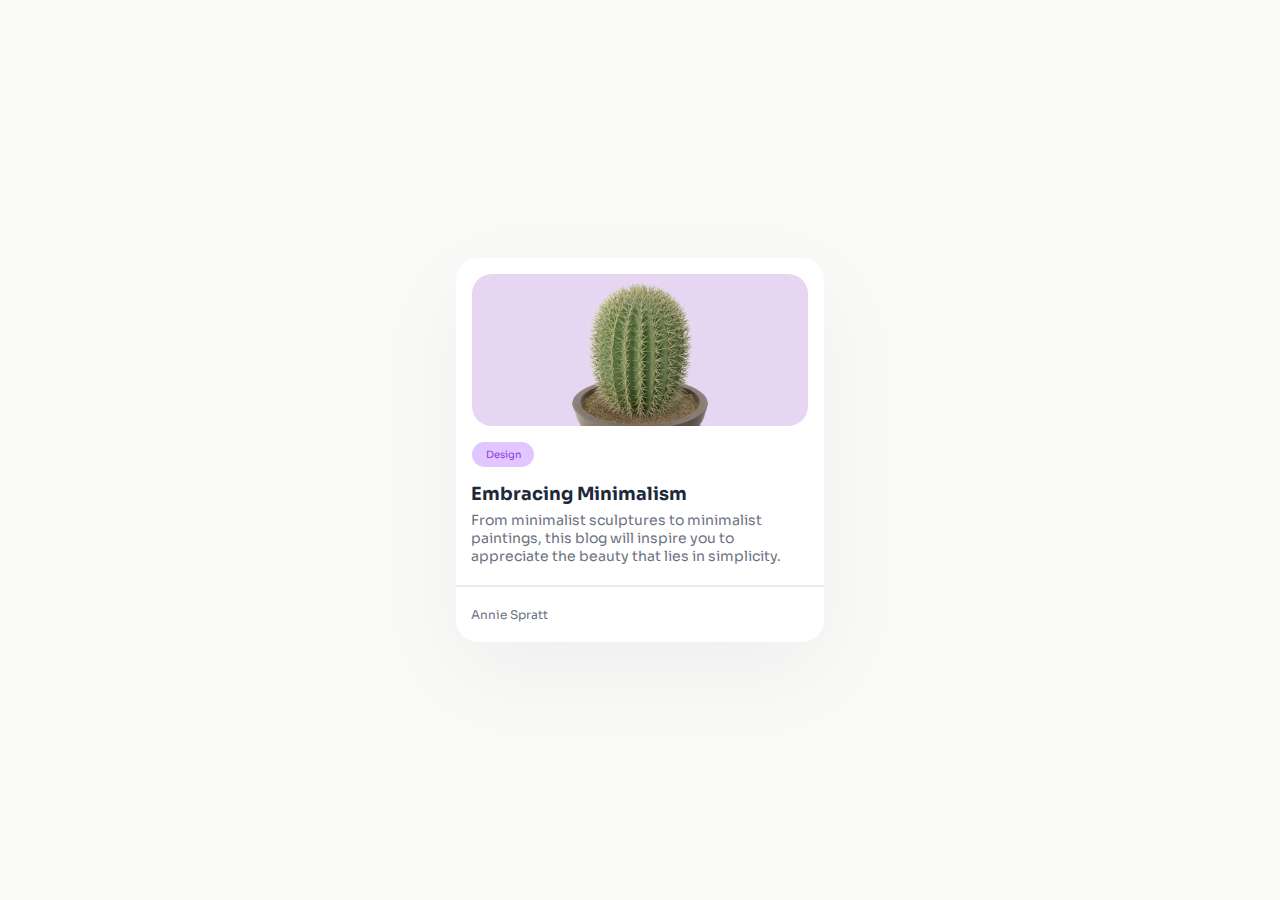
<file: Minimal Blog Card/index.html>
<!DOCTYPE html>
<html lang="en">
<head>
    <meta charset="UTF-8">
    <meta name="viewport" content="width=device-width, initial-scale=1.0">
    <title>Document</title>
    <link rel="stylesheet" href="style.css">
</head>
<body>
    <div class="card">
        <div class="image">
        </div>
        
        <div class="info">
            <!-- <a href="#" class="design-tag">Design</a> -->
            <div class="design-tag">
                <p>Design</p>
            </div>
            <h3>Embracing Minimalism</h3>
            <p class="small-txt">From minimalist sculptures to minimalist paintings, this blog will inspire you to appreciate the beauty that lies in simplicity.</p>
        </div>

        <div class="name">
            <p>Annie Spratt</p>
        </div>
    </div>
</body>
</html>
</file>
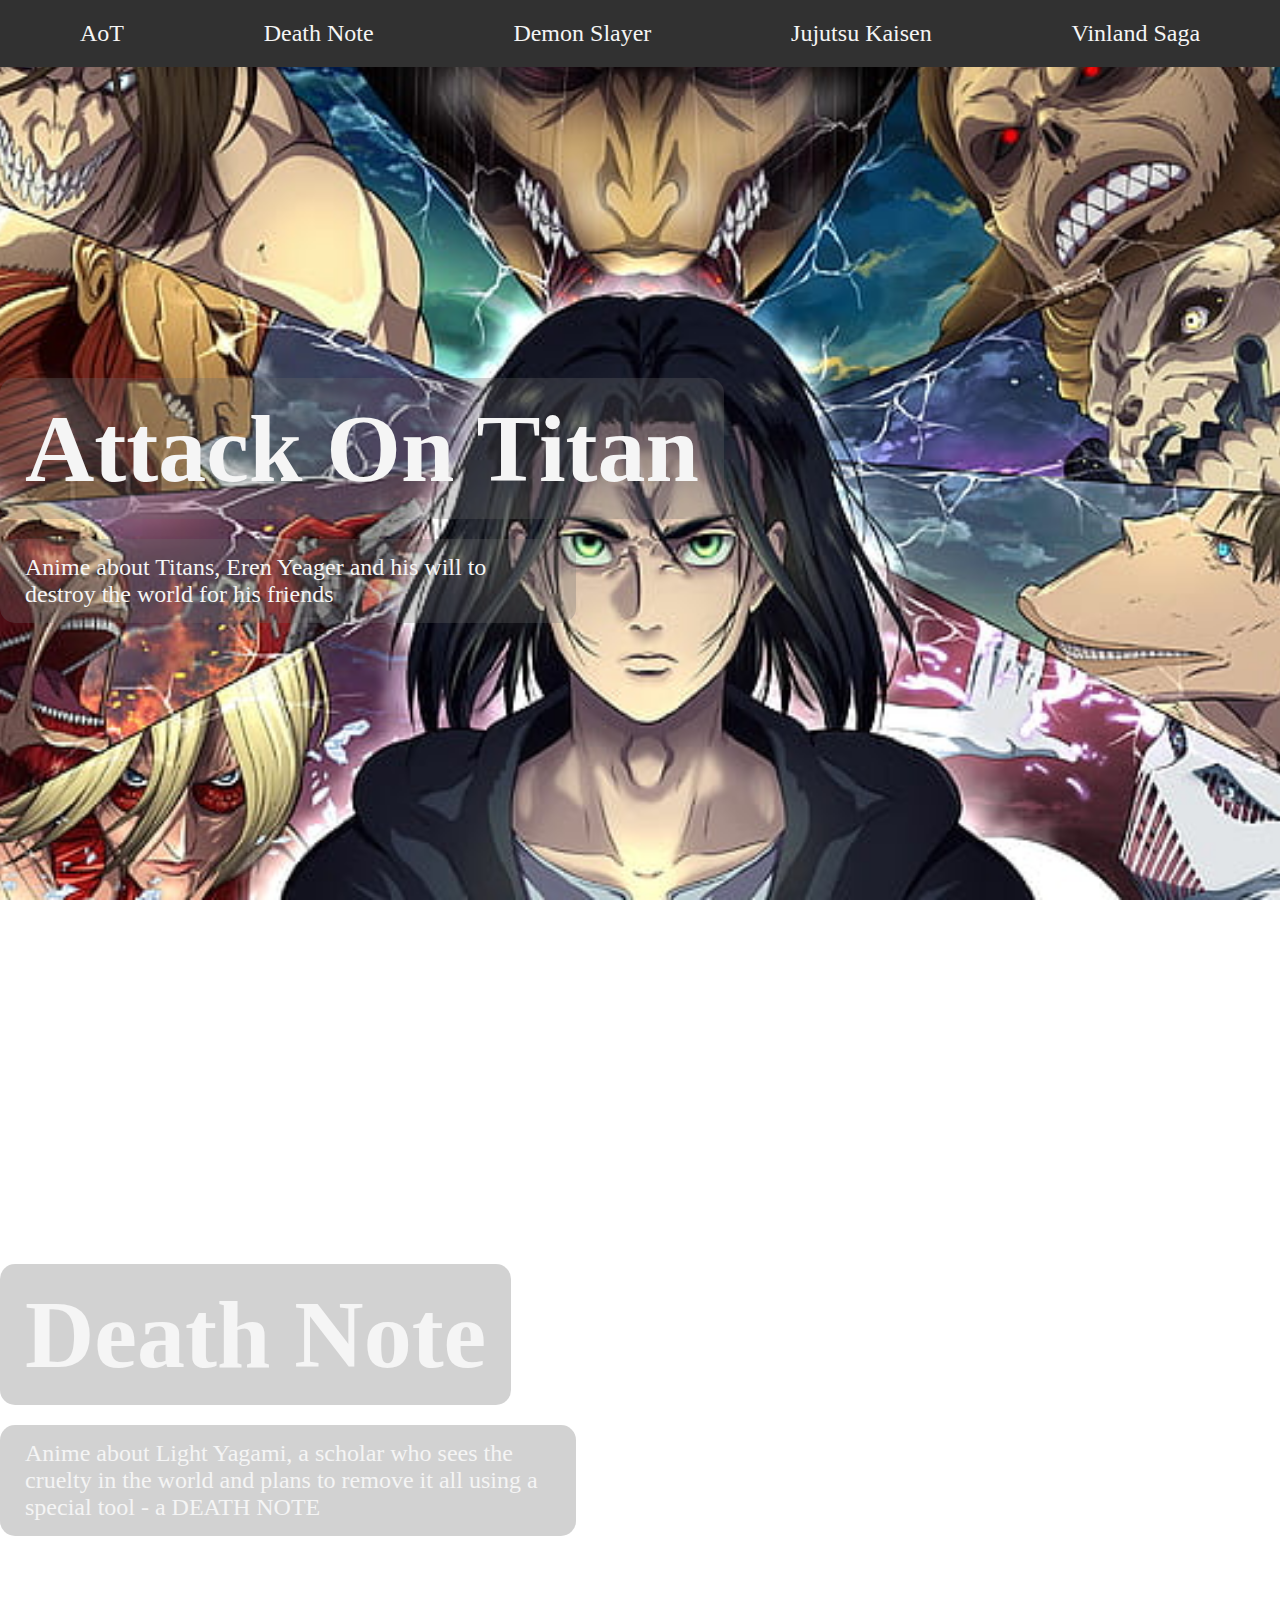
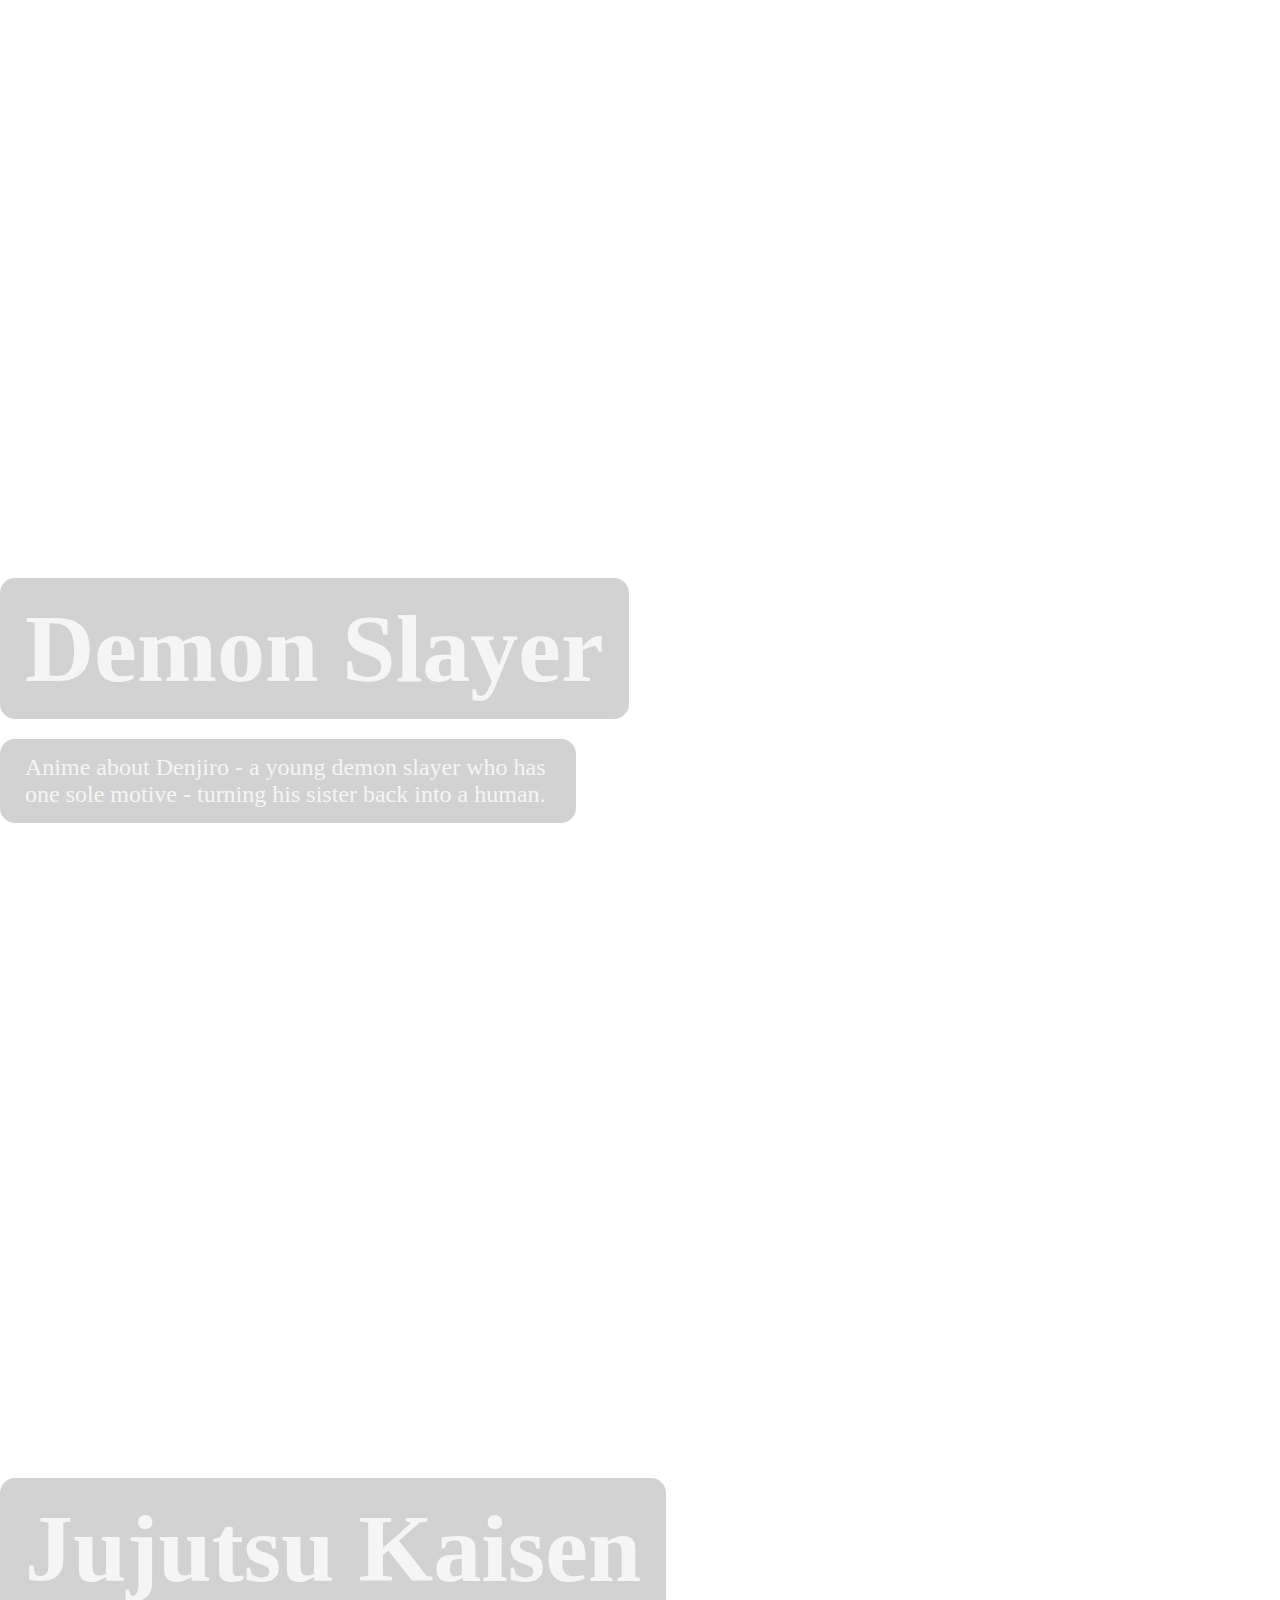
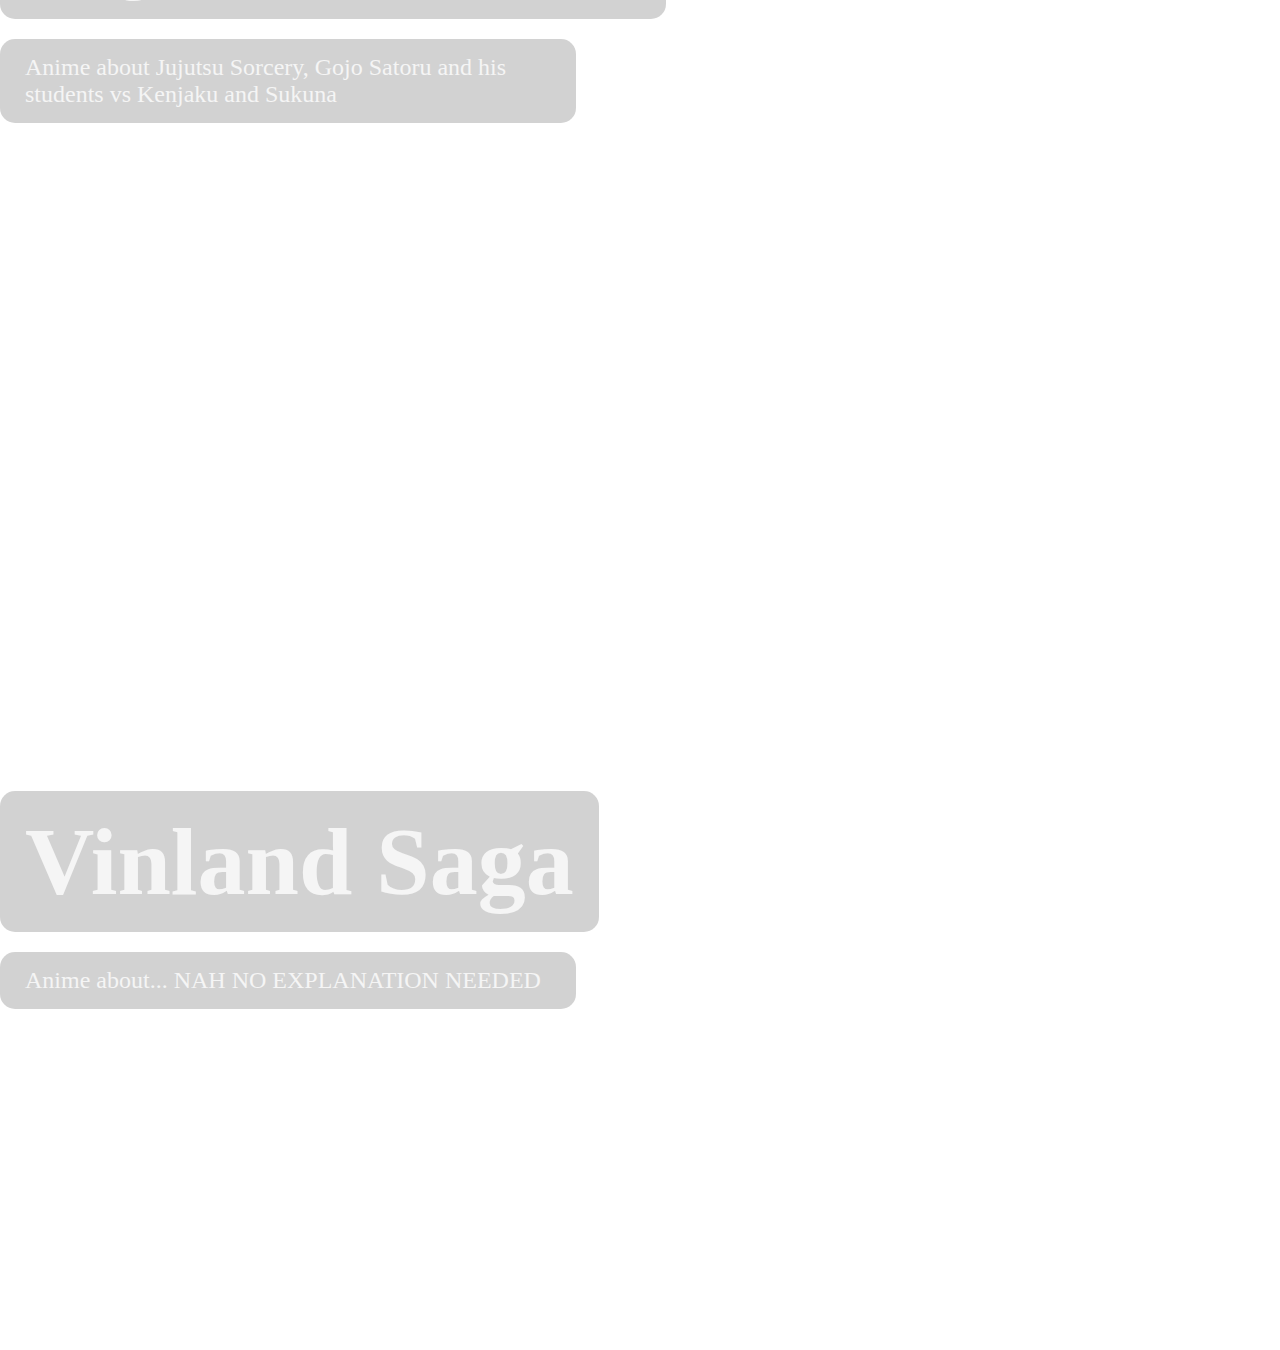
<file: Parallax/index.html>
<!DOCTYPE html>
<html lang="en">
<head>
    <meta charset="UTF-8">
    <meta name="viewport" content="width=device-width, initial-scale=1.0">
    <title>Parallax Practice</title>
    <link rel="stylesheet" href="style.css">
</head>
<body>
    <header>
        <nav>
            <ul>
                <li><a href="#AoT">AoT</a></li>
                <li><a href="#Death-Note">Death Note</a></li>
                <li><a href="#Demon-Slayer">Demon Slayer</a></li>
                <li><a href="#JJK">Jujutsu Kaisen</a></li>
                <li><a href="#Vinland-Saga">Vinland Saga</a></li>
            </ul>
        </nav>
    </header>
    <main>
        <div class="container">
            <div class="movie movie-1" id="AoT">
                <div class="container-heading">
                    <h1>Attack On Titan</h1>
                </div>
    
                <div class="container-desc">
                    <p>Anime about Titans, Eren Yeager and his will to destroy the world for his friends</p>
                </div>
            </div>

            <div class="movie movie-2" id="Death-Note">
                <div class="container-heading">
                    <h1>Death Note</h1>
                </div>
    
                <div class="container-desc">
                    <p>Anime about Light Yagami, a scholar who sees the cruelty in the world and plans to remove it all using a special tool - a DEATH NOTE</p>
                </div>
            </div>

            <div class="movie movie-3" id="Demon-Slayer">
                <div class="container-heading">
                    <h1>Demon Slayer</h1>
                </div>
    
                <div class="container-desc">
                    <p>Anime about Denjiro - a young demon slayer who has one sole motive - turning his sister back into a human.</p>
                </div>
            </div>

            <div class="movie movie-4" id="JJK">
                <div class="container-heading">
                    <h1>Jujutsu Kaisen</h1>
                </div>
    
                <div class="container-desc">
                    <p>Anime about Jujutsu Sorcery, Gojo Satoru and his students vs Kenjaku and Sukuna</p>
                </div>
            </div>

            <div class="movie movie-5" id="Vinland-Saga">
                <div class="container-heading">
                    <h1>Vinland Saga</h1>
                </div>
    
                <div class="container-desc">
                    <p>Anime about... NAH NO EXPLANATION NEEDED</p>
                </div>
            </div>
        </div>
    </main>
</body>
</html>
</file>
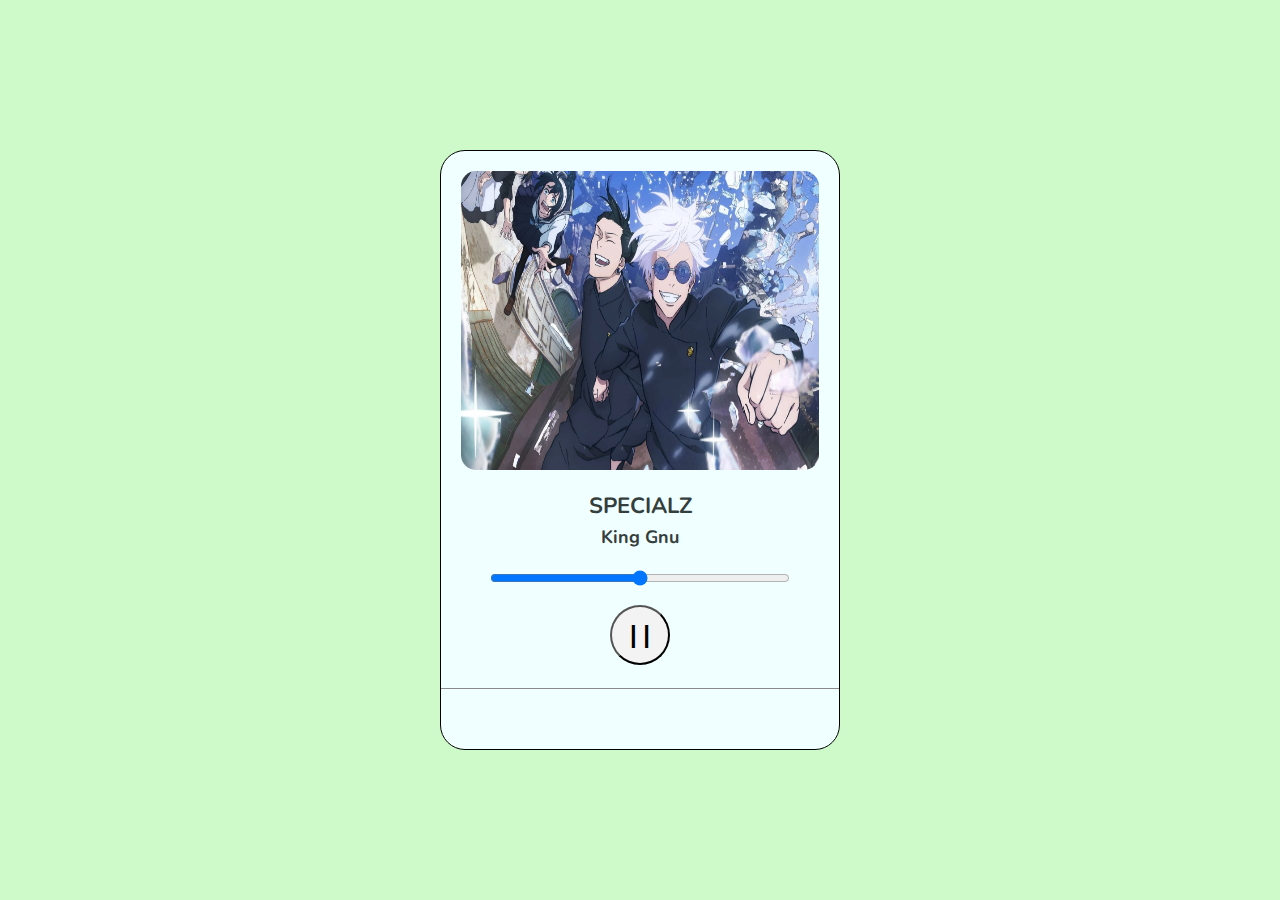
<file: Spotify Card/index.html>
<!DOCTYPE html>
<html lang="en">
<head>
    <meta charset="UTF-8">
    <meta name="viewport" content="width=device-width, initial-scale=1.0">
    <title>Spotify Card UI</title>
    <link rel="stylesheet" href="style.css">
</head>
<body>
    <div class="card">
        <div class="card-image">
            <img src="jjk-2.png" alt="">
        </div>

        <div class="card-title">
            <h3>SPECIALZ</h3>
            <H5>King Gnu</H5>
        </div>

        <div class="card-controls">
            <div class="card-duration">
                <input type="range">
            </div>

            <div class="card-pause">
                <button>| |</button>
            </div>
        </div>
    </div>
</body>
</html>
</file>
<file: Minimal Blog Card/style.css>
@import url('https://fonts.googleapis.com/css2?family=Sora:wght@100..800&display=swap');

* {
    margin: 0;
    padding: 0;
    box-sizing: border-box;
  }
  
  :root {
    --background-light: #FAFAF9;
    --background-dark: #20293A;
    --text-light: #20293A;
    --text-dark: #FAFAF9;
  }

  body{
    background-color: #FAFAF9;
    display: flex;
    align-items: center;
    justify-content: center;
    height: 100vh;
    font-family: "Sora", sans-serif;
  }
  
.card{
    background-color: #FFF;
    border-radius: 22px;
    width: 368px;
    height: auto;
    margin: 20px 35%;
    box-shadow: 0 30px 100px 0 rgba(17, 23, 41, 0.05);
}

.image{
    background-color: #E6D6FC;
    border-radius: 12px;
    margin: 15px;
    height: 152px;
    border-radius: 20px;
    background-image: url("cactus.png");
    background-position: 50% 20%;
    background-repeat: no-repeat;
    background-size: cover;
    margin: 16px 16px 16px 16px;
}

.design-tag{
    background-color: #e2c6ff;
    color: #883AE1;
    /* padding: 5px 15px; */
    margin: 16px;
    width: 62px;
    border-radius: 30px;
    display: flex;
    justify-content: center;
}

.design-tag p{
    color: #883AE1;
    font-size: 10px;
    padding: 6px;
} 

.info{
    margin: 15px 0 10px 0;
    height: 40%;
    border-bottom: 2px solid #E5EAF0;
}

.info h3{
    padding-left: 15px;
    font-size: 18px;
    color: #20293A;
    margin-bottom: 6px;
}

.info .small-txt{
    padding-left: 15px;
    padding-right: 24px;
    text-align: left;
    margin-bottom: 20px;
    font-size: 14px;
    color: #6C727F;
}

.name{
    font-size: 12px;
    margin-left: 15px;
    margin-bottom: 20px;
    margin-top: 20px;
    color: #6C727F;
    display: flex;
    align-items: center;
}

/*----------------------Dark Mode------------------------*/
@media (prefers-color-scheme: dark) {
    body {
      background-color: var(--background-dark);
      color: var(--text-dark);
    }
  
    .card {
      background-color: #2e3a4f;
      color: #FAFAF9;
      box-shadow: 4px 4px 15px #edede978;
    }

    .image{
        background-image: url("cactus-dark.png");
        background-position: 10% 40%;
    }

    .info h3{
        color:#FAFAF9;
    }

    .design-tag{
        background-color: var(--background-dark);
    }

    .design-tag p{
        color:#FAFAF9;
    }
}
</file>
<file: Parallax/style.css>
* {
  box-sizing: border-box;
  margin: 0;
  padding: 0;
  scroll-behavior: smooth;
}

body {
  background-color: rgb(255, 255, 255);
}

/*----------------NAVBAR------------------ */
nav{
    z-index: 1;
    position: fixed;
    width: 100%;
    background-color: #313131;
}

nav ul{
    display: flex;
    flex-direction: row;
    justify-content: space-around;
    list-style-type: none;
    font-size: 1.5rem;
    padding: 20px 10px;
}

nav ul li a:link{
    text-decoration: none;
    color: whitesmoke;
    transition: 0.3s ease-in-out;
}

nav ul li a:visited{
    color: whitesmoke;
}

nav ul li a:hover{
    color: rgb(170, 170, 170);
}

/*----------------MAIN BODY--------------- */
main{
    top: 50px;
}

.container {
  width: 100vw;
  height: 100vh;
  position: absolute;
  top: 50px;
}

.container-heading,
.container-desc {
  padding: 15px 25px;
  border-radius: 15px;
  background-color: rgba(105, 105, 105, 0.3);
  color: whitesmoke;
}

.container-heading {
  font-size: 3rem;
}

.container-desc {
  font-size: 1.5rem;
  width: 45%;
}

.movie {
  display: flex;
  height: 100%;
  flex-flow: column nowrap;
  align-items: flex-start;
  justify-content: center;
  gap: 20px;
}

.movie-1,
.movie-2,
.movie-3,
.movie-4,
.movie-5 {
  background-repeat: no-repeat;
  background-position: center;
  background-size: cover;
  background-attachment: fixed;
}

.movie-1 {
  background-image: url(Wallpapers/anime/aot.png);
}

.movie-2 {
  background-image: url(Wallpapers/anime/death-note.png);
}

.movie-3 {
  background-image: url(Wallpapers/anime/demon-slayer.png);
}

.movie-4 {
  background-image: url(Wallpapers/anime/jjk-2.png);
}

.movie-5 {
  background-image: url(Wallpapers/anime/vinland-saga.png);
}
</file>
<file: Spotify Card/style.css>
@import url("https://fonts.googleapis.com/css2?family=Nunito:ital,wght@0,200..1000;1,200..1000&display=swap");

*{
    box-sizing: border-box;
    margin: 0;
    padding: 0;
}

body{
    display: flex;
    justify-content: center;
    height: 100vh;
    background-color: rgb(25, 25, 25);
}

.card{
    align-self: center;
    height: 600px;
    width: 400px;
    border: 1px solid black;
    border-radius: 25px;
    background-color: #63C132;
}

.card-image{
    height: 50%;
    margin: 20px;
}

.card-image img{
    width: 100%;
    height: 100%;
    border-radius: 15px;
    /* box-shadow: 0 5px 4px grey; */
}

.card-title{
    margin: 20px;
    height: 10%;
    display: flex;
    flex-direction: column;
    justify-content: center;
    align-items: center;
    gap: 4px;
    color: whitesmoke;
    font-family: 'Nunito', sans-serif;
}

.card-title h3{
    font-size: 22px;
}

.card-title h5{
    font-size: 18px;
}

.card-controls{
    height: 20%;
    margin: 20px 0;
    display: flex;
    flex-direction: column;
    align-items: center;
    border-bottom: 2px solid #E5EAF0;
}

.card-duration{
    width: 300px;
    height: 5px;
    margin-bottom: 30px;
}

.card-duration input{
    width: 300px;
    border: none;
    color: black;
    cursor: grab;
}

.card-duration input:active{
    cursor: grabbing;
}

.card-pause{
    display: flex;
    justify-content: center;
    align-items: center;
}

.card-pause button{
    width: 60px;
    height: 60px;
    border-radius: 50%;
    font-weight: bold;
    font-size: 1.5rem;
    background-color: #3cac0090;
    cursor: pointer;
}

.card-pause button:active{
    border: 5px inset grey;
}

/* ---------------light mode--------------- */
@media (prefers-color-scheme: light){
    body{
        background-color: rgb(205, 250, 200);
    }

    .card{
        background-color: azure;
    }

    .card-title{
        color: #343E3D;
    }

    .card-controls{
        border-bottom: 1px solid #8a8a8a;
    }

    .card-pause button{
        background-color: rgb(243, 243, 243);
    }

    .card-pause button:active{
        background-color: rgb(195, 195, 195);
    }
}
</file>
